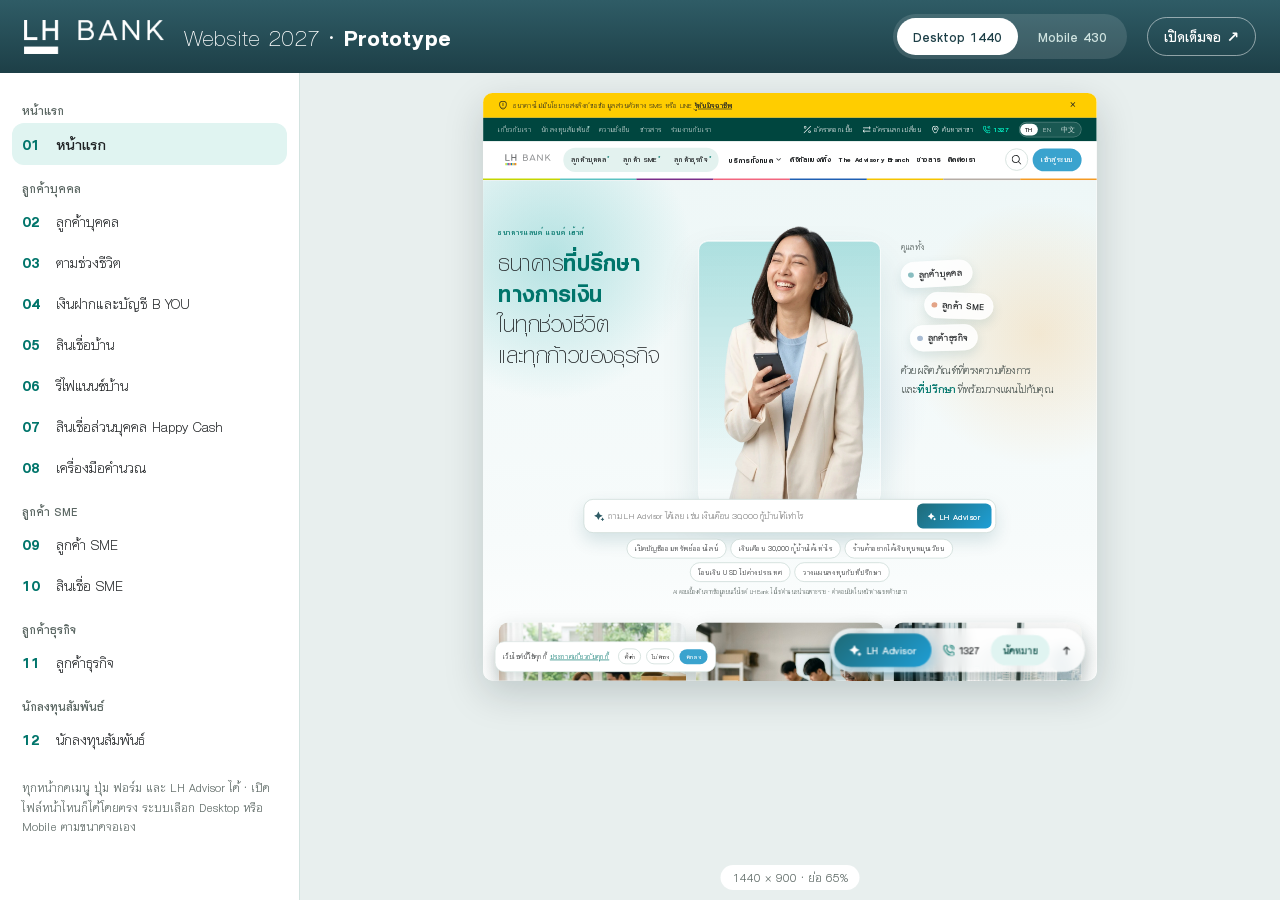
<file: index.html>
<!doctype html>
<html lang="th"><head><meta charset="utf-8"><meta name="viewport" content="width=device-width, initial-scale=1">
<title>LH Bank 2027 – Prototype</title>
<style>
@font-face{font-family:'LH Header';src:url(assets/img/b1d7fcd17278de146986b6230ad7c6b3.ttf) format('truetype');font-weight:700}
@font-face{font-family:'LH Header';src:url(assets/img/baf2bb913db2650885d9cae367852f92.ttf) format('truetype');font-weight:200}
@font-face{font-family:'LH Body';src:url(assets/img/d0cf0748997b2b0f4245fd9e3cbff622.ttf) format('truetype');font-weight:400}
@font-face{font-family:'LH Body';src:url(assets/img/c6afad55c0dd9c8d908becaea6ef3ed8.ttf) format('truetype');font-weight:700}
*{box-sizing:border-box}
html,body{height:100%}
body{margin:0;font-family:'LH Body',system-ui,sans-serif;color:#1F2224;background:#E8EFEE;display:grid;grid-template-columns:300px 1fr;grid-template-rows:auto 1fr}
header{grid-column:1/-1;display:flex;align-items:center;gap:20px;padding:14px 24px;background:linear-gradient(180deg,#2F5C66 0%,#1D3F47 100%);color:#fff;flex-wrap:wrap}
header img{height:34px;width:auto}
header h1{margin:0;font-family:'LH Header',sans-serif;font-weight:200;font-size:26px;flex:1;min-width:200px}
header h1 b{font-weight:700}
.sizes{display:flex;gap:4px;background:rgba(255,255,255,.12);border-radius:999px;padding:4px}
.sizes button{font:inherit;font-weight:700;font-size:15px;border:0;border-radius:999px;padding:8px 16px;background:transparent;color:#CFE3E0;cursor:pointer}
.sizes button[aria-pressed=true]{background:#fff;color:#1D3F47}
.open{color:#fff;font-weight:700;font-size:15px;text-decoration:none;border:1.5px solid rgba(255,255,255,.5);border-radius:999px;padding:8px 16px}
aside{background:#fff;border-right:1px solid #D3E3E0;overflow:auto;padding:14px 12px 24px}
aside .g{margin:14px 10px 4px;font-size:13px;font-weight:700;color:#5A6662}
aside button{display:flex;gap:10px;align-items:center;width:100%;text-align:left;font:inherit;font-size:16px;border:0;background:transparent;padding:10px;border-radius:12px;cursor:pointer;color:#1F2224}
aside button span{font-family:'LH Header',sans-serif;font-weight:700;color:#00756B;width:24px}
aside button:hover{background:#F1F6F5}
aside button[aria-current=true]{background:#E0F4F1;font-weight:700}
aside .tip{margin:18px 10px 0;font-size:13px;line-height:1.5;color:#5A6662}
main{position:relative;overflow:hidden;display:flex;justify-content:center;align-items:flex-start;padding:20px}
.frame{transform-origin:top center;background:#fff;box-shadow:0 20px 60px rgba(0,30,36,.18);border-radius:14px;overflow:hidden}
.frame iframe{display:block;border:0;width:100%;height:100%}
.label{position:absolute;bottom:10px;left:50%;transform:translateX(-50%);font-size:13px;color:#5A6662;background:#fff;border-radius:999px;padding:4px 12px}
@media (max-width:900px){body{grid-template-columns:1fr;grid-template-rows:auto auto 1fr}aside{border-right:0;border-bottom:1px solid #D3E3E0;max-height:220px}}
</style></head><body>
<header><img src="assets/img/11cfd8ece265d7235786dd51f0fc33e6.png" alt="LH Bank"><h1>Website 2027 · <b>Prototype</b></h1>
<div class="sizes" role="group" aria-label="ขนาดจอ"><button type="button" data-w="1440" aria-pressed="true">Desktop 1440</button><button type="button" data-w="430" aria-pressed="false">Mobile 430</button></div>
<a class="open" id="open" href="01-Home.html" target="_blank" rel="noopener">เปิดเต็มจอ ↗</a></header>
<aside><nav aria-label="หน้าใน prototype"><p class="g">หน้าแรก</p><button type="button" data-file="01-Home.html"><span>01</span>หน้าแรก</button><p class="g">ลูกค้าบุคคล</p><button type="button" data-file="02-Personal.html"><span>02</span>ลูกค้าบุคคล</button><button type="button" data-file="03-Life-Stages.html"><span>03</span>ตามช่วงชีวิต</button><button type="button" data-file="04-Deposit.html"><span>04</span>เงินฝากและบัญชี B YOU</button><button type="button" data-file="05-Home-Loan.html"><span>05</span>สินเชื่อบ้าน</button><button type="button" data-file="06-Home-Refinance.html"><span>06</span>รีไฟแนนซ์บ้าน</button><button type="button" data-file="07-Happy-Cash.html"><span>07</span>สินเชื่อส่วนบุคคล Happy Cash</button><button type="button" data-file="08-Calculators.html"><span>08</span>เครื่องมือคำนวณ</button><p class="g">ลูกค้า SME</p><button type="button" data-file="09-SME.html"><span>09</span>ลูกค้า SME</button><button type="button" data-file="10-SME-Loan.html"><span>10</span>สินเชื่อ SME</button><p class="g">ลูกค้าธุรกิจ</p><button type="button" data-file="11-Corporate.html"><span>11</span>ลูกค้าธุรกิจ</button><p class="g">นักลงทุนสัมพันธ์</p><button type="button" data-file="12-Investor-Relations.html"><span>12</span>นักลงทุนสัมพันธ์</button></nav><p class="tip">ทุกหน้ากดเมนู ปุ่ม ฟอร์ม และ LH Advisor ได้ · เปิดไฟล์หน้าไหนก็ได้โดยตรง ระบบเลือก Desktop หรือ Mobile ตามขนาดจอเอง</p></aside>
<main><div class="frame" id="frame"><iframe id="f" title="หน้าตัวอย่าง" src="01-Home.html?nobar=1"></iframe></div><span class="label" id="lb"></span></main>
<script>
(function(){
  var W=1440,H=900,file='01-Home.html',f=document.getElementById('f'),fr=document.getElementById('frame'),main=document.querySelector('main'),lb=document.getElementById('lb');
  function hFor(w){return w===1440?900:932;}
  function lay(){var aw=main.clientWidth-40,ah=main.clientHeight-50,h=hFor(W),s=Math.min(1,aw/W,ah/h);fr.style.width=W+'px';fr.style.height=h+'px';fr.style.transform='scale('+s+')';fr.style.marginBottom=(-(1-s)*h)+'px';lb.textContent=W+' × '+h+' · ย่อ '+Math.round(s*100)+'%';}
  function load(){f.src=file+'?nobar=1';document.getElementById('open').href=file;document.querySelectorAll('aside button').forEach(function(b){b.setAttribute('aria-current',b.dataset.file===file?'true':'false');});}
  document.querySelectorAll('.sizes button').forEach(function(b){b.addEventListener('click',function(){W=+b.dataset.w;document.querySelectorAll('.sizes button').forEach(function(x){x.setAttribute('aria-pressed',x===b?'true':'false');});lay();f.src=f.src;});});
  document.querySelectorAll('aside button').forEach(function(b){b.addEventListener('click',function(){file=b.dataset.file;load();});});
  f.addEventListener('load',function(){try{var p=f.contentWindow.location.pathname.split('/').pop();if(p&&p!==file){file=p;document.getElementById('open').href=file;document.querySelectorAll('aside button').forEach(function(b){b.setAttribute('aria-current',b.dataset.file===file?'true':'false');});}}catch(e){}});
  window.addEventListener('resize',lay);lay();load();
})();
</script></body></html>
</file>
